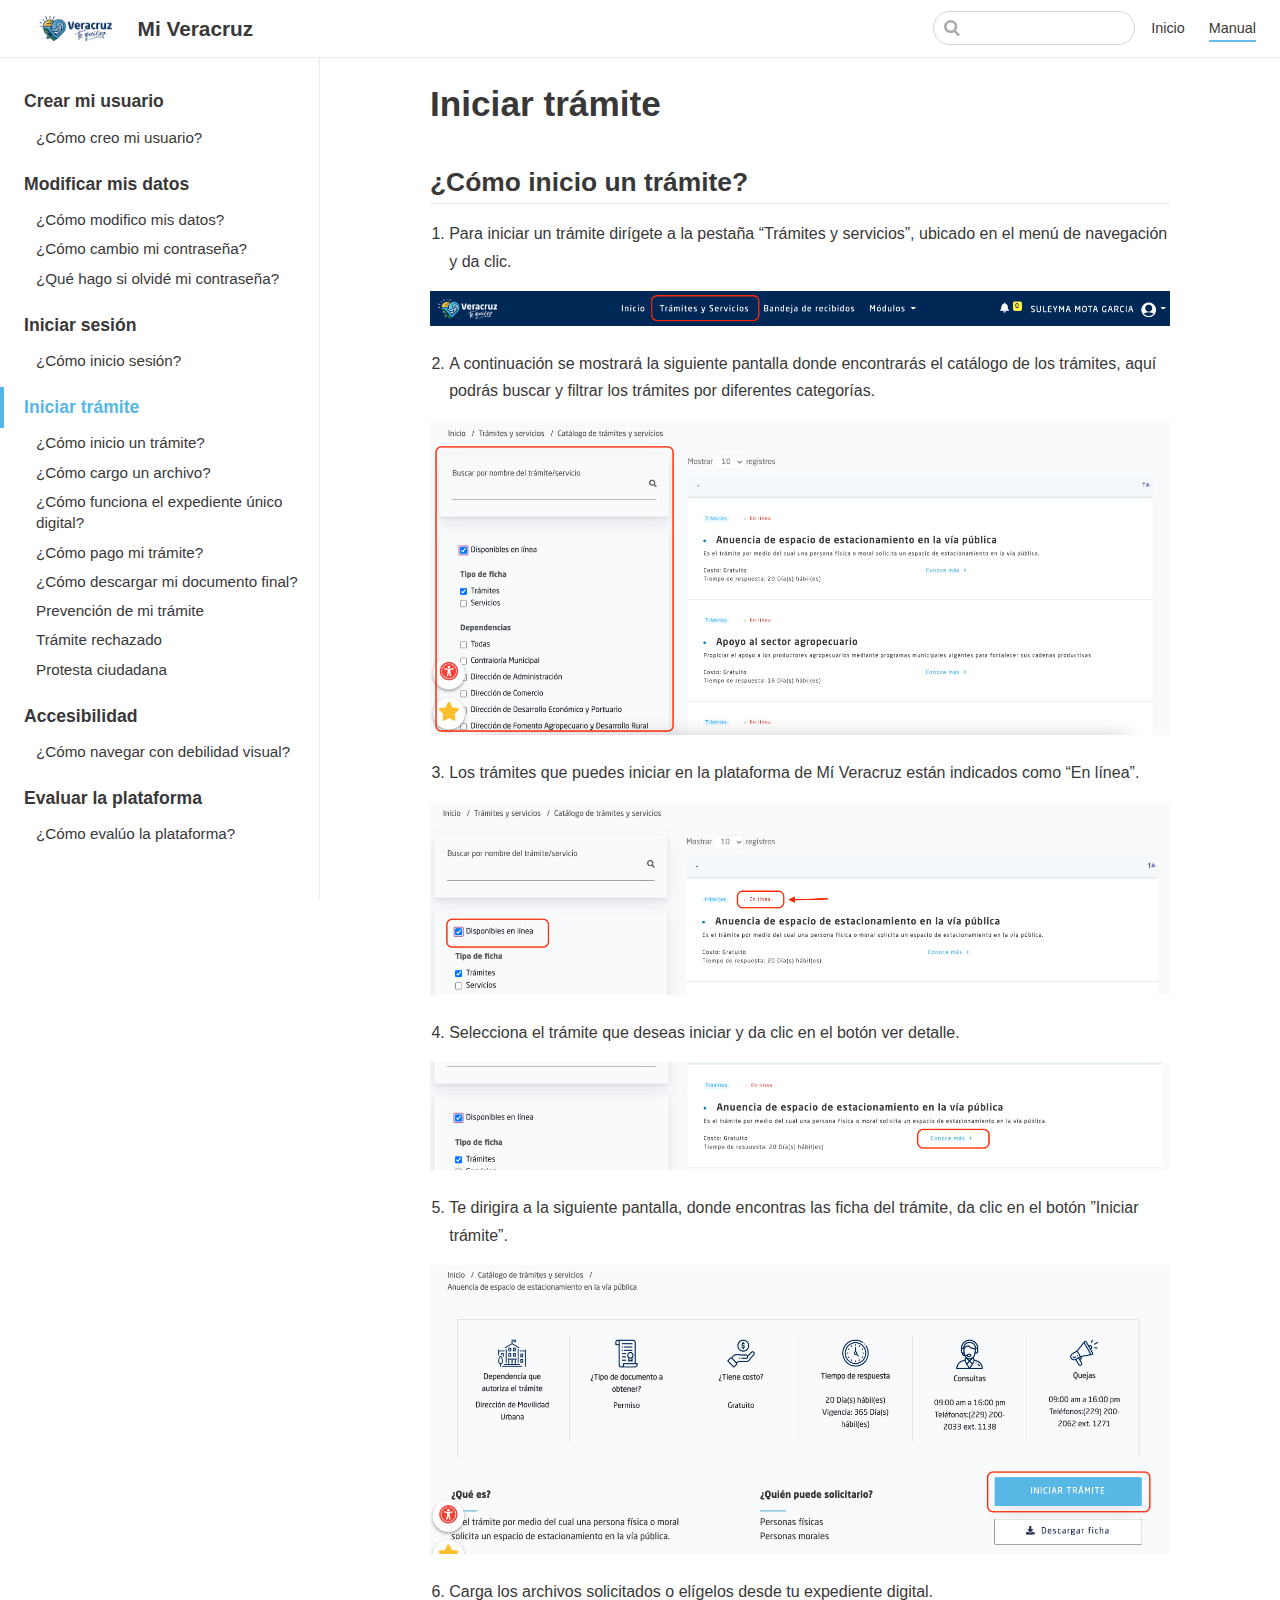
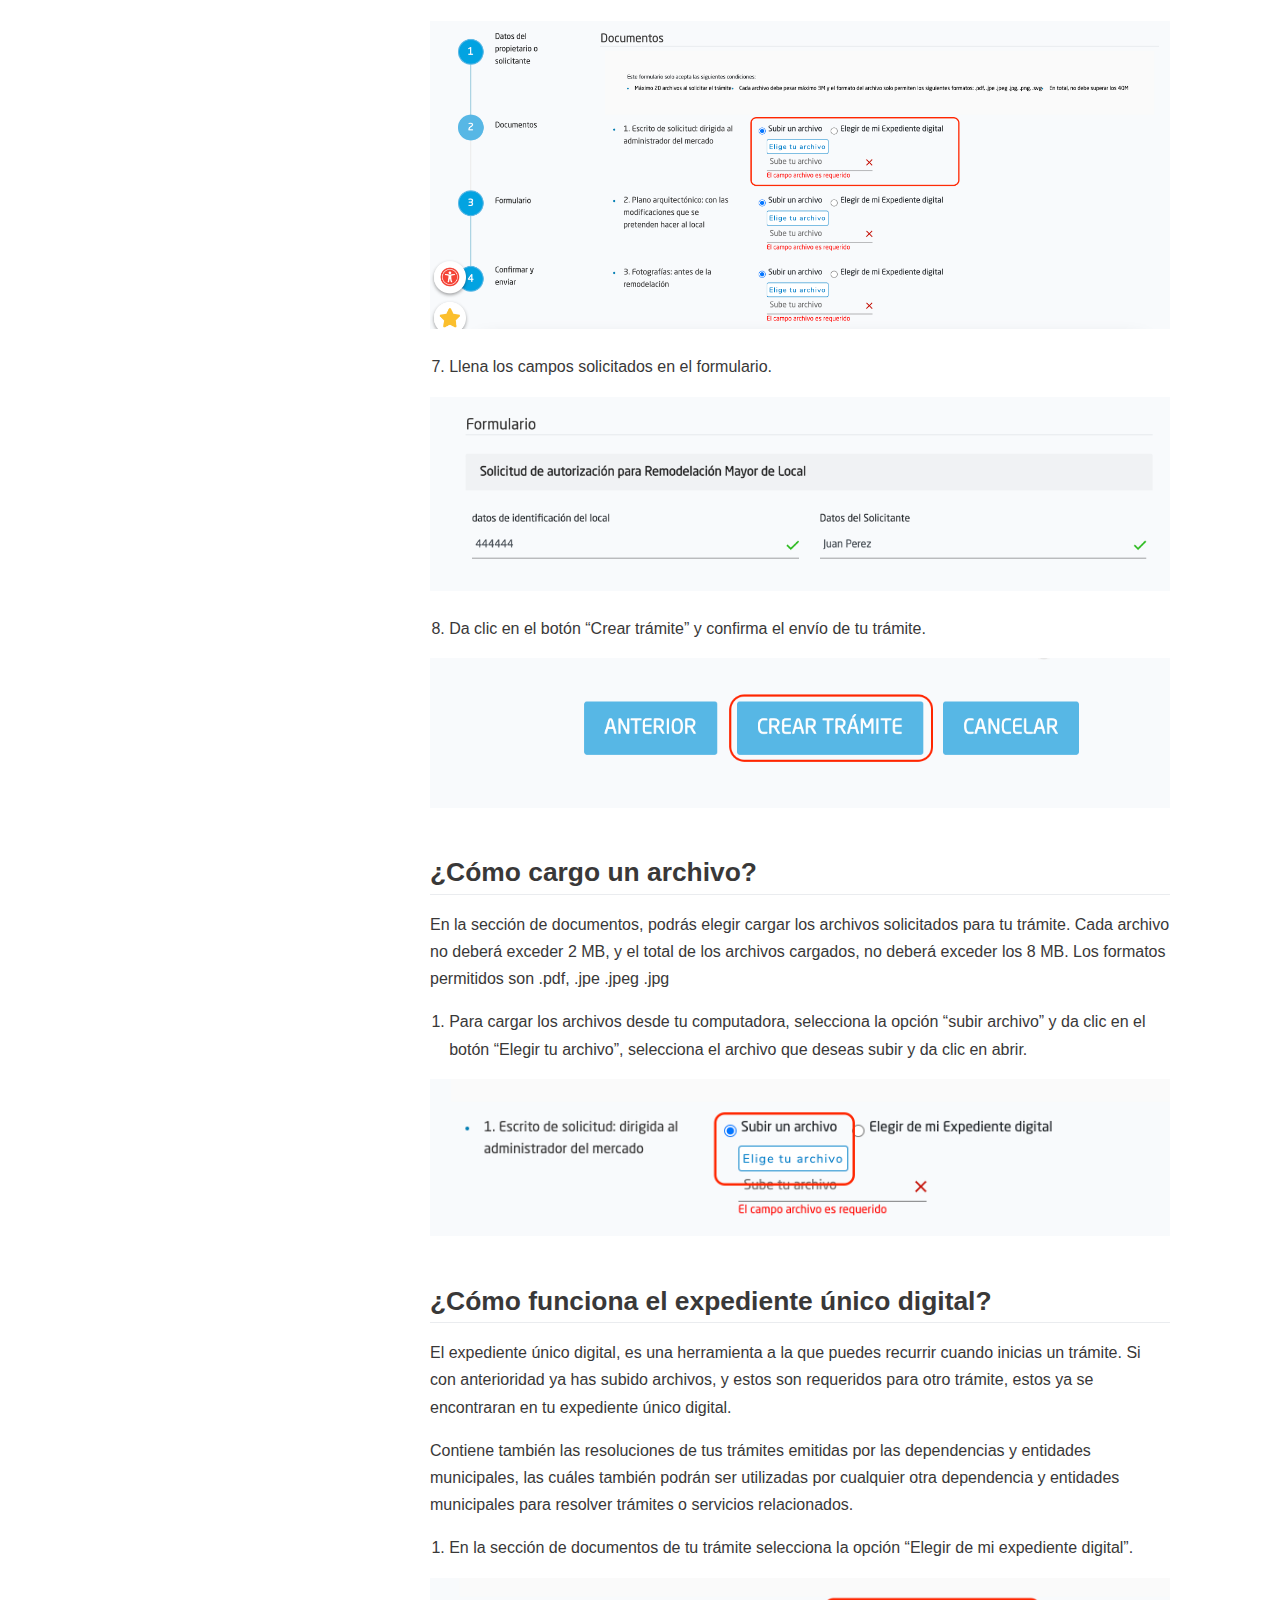
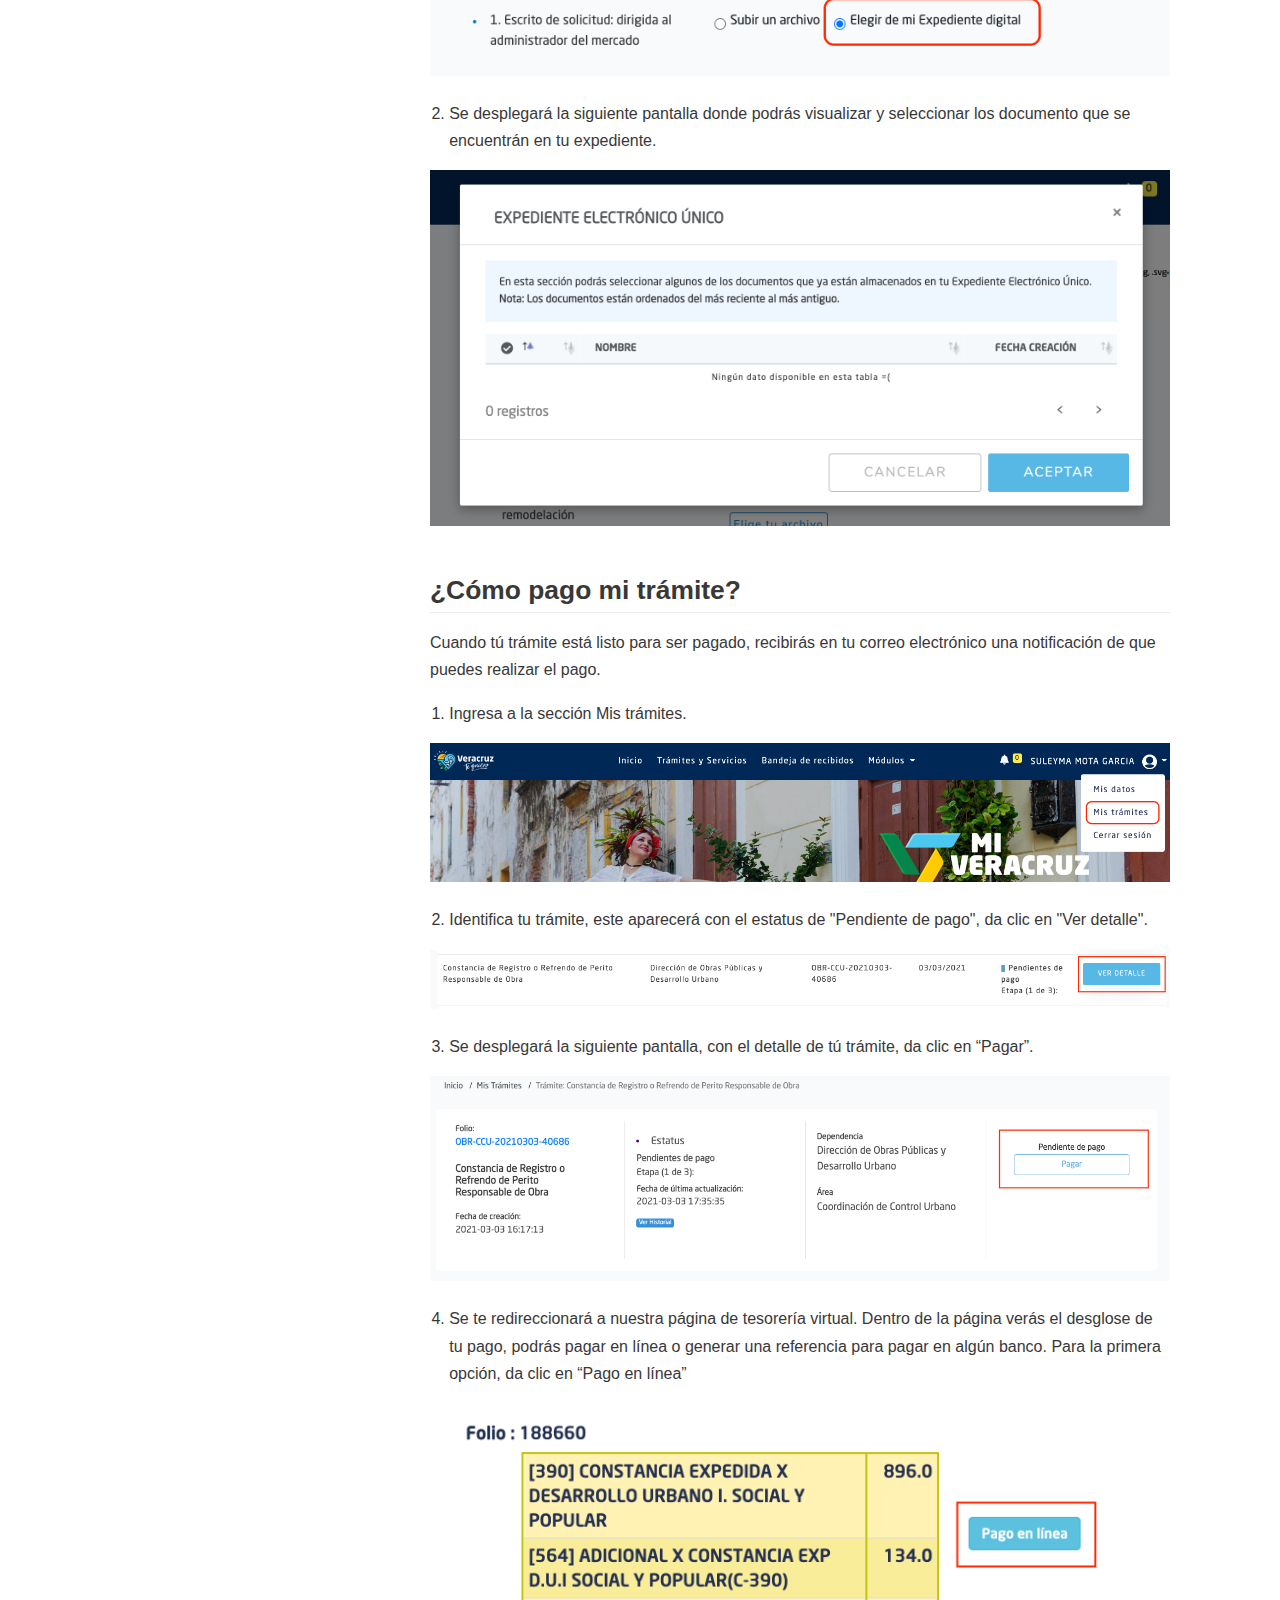
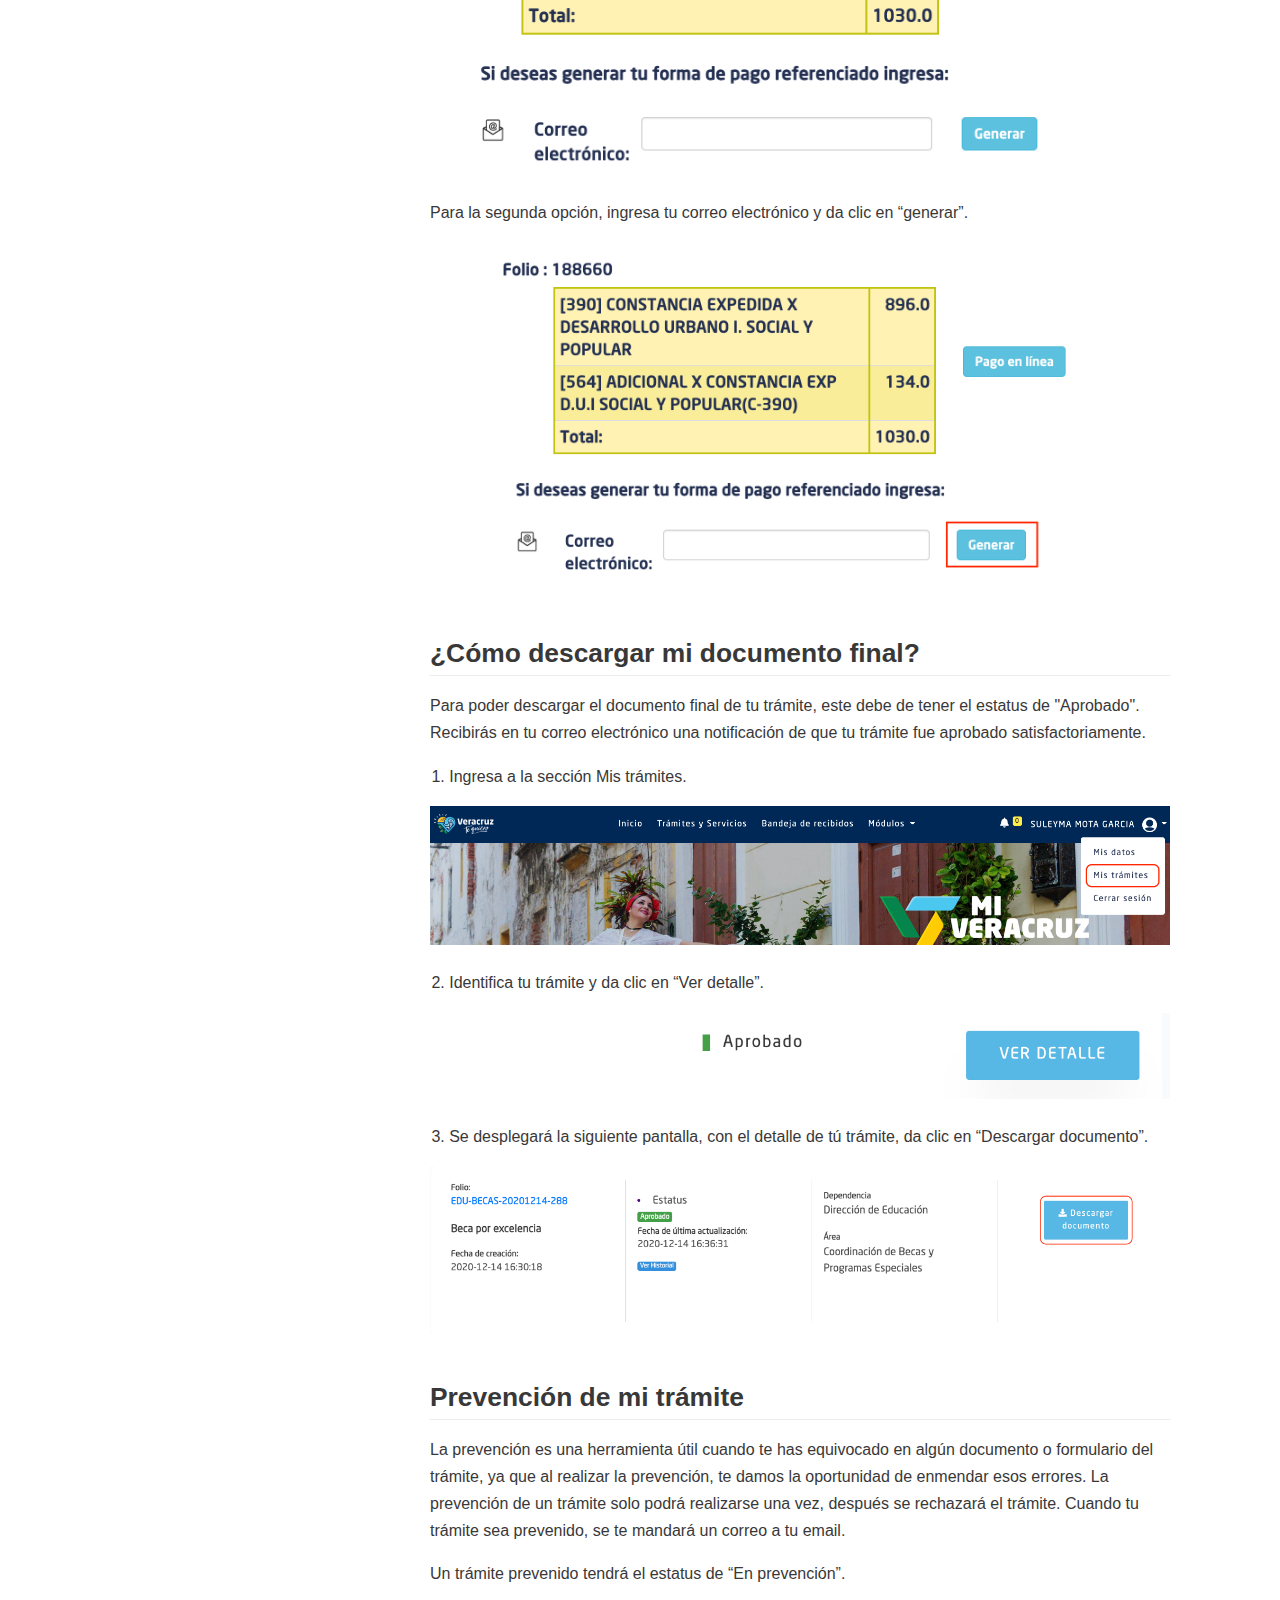
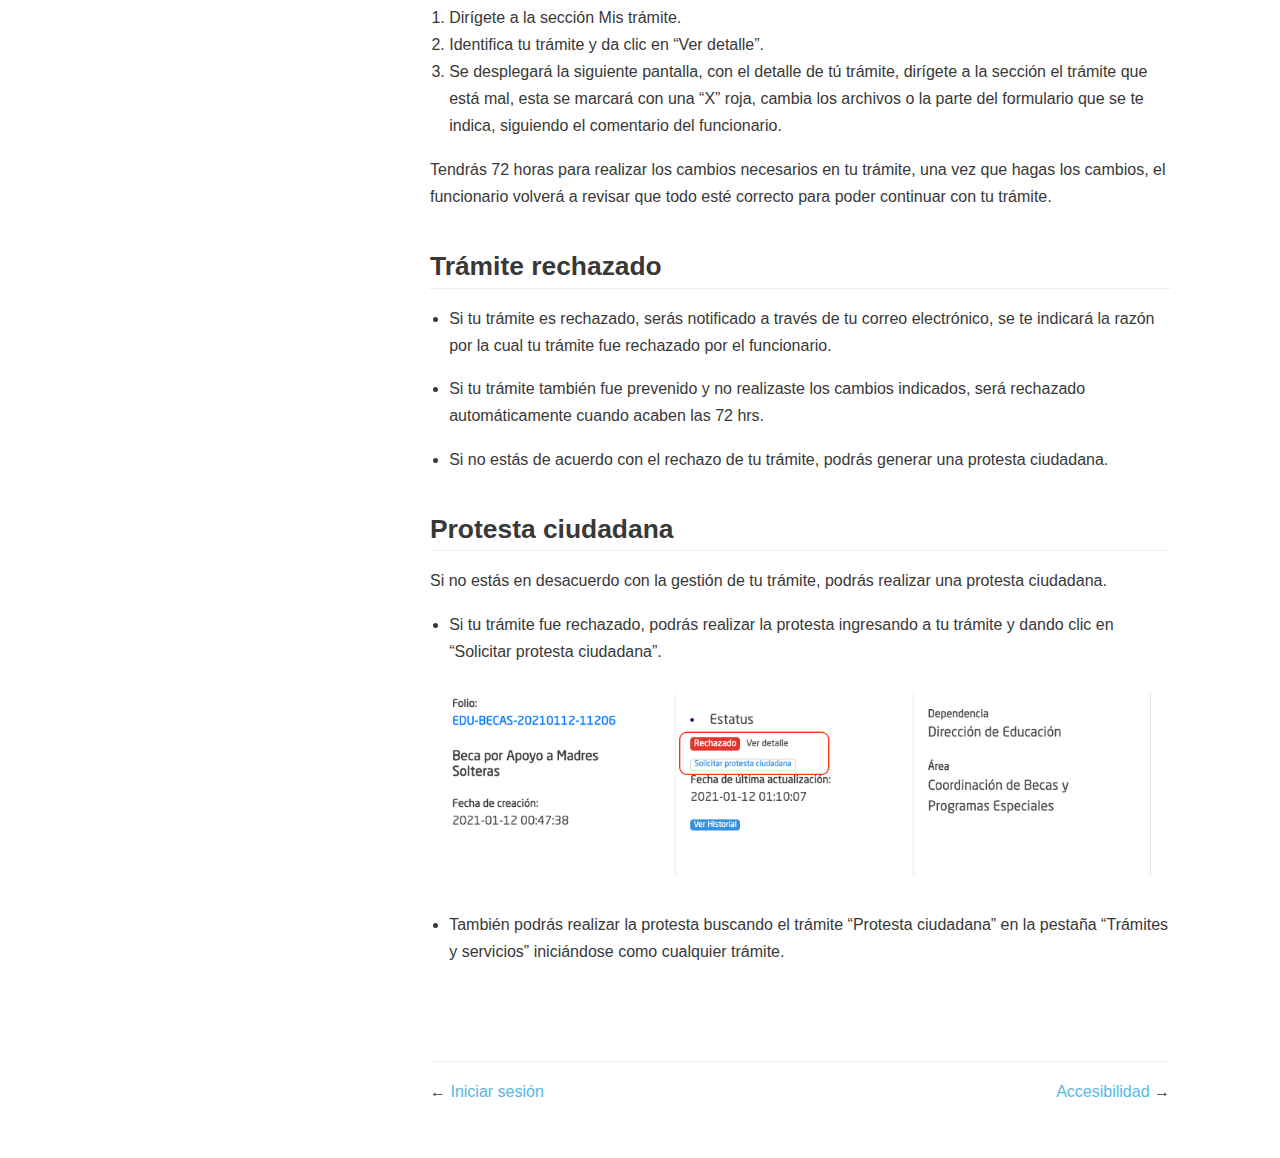
<file: content/iniciar-tramite.html>
<!DOCTYPE html>
<html lang="en-US">
  <head>
    <meta charset="utf-8">
    <meta name="viewport" content="width=device-width,initial-scale=1">
    <title>Iniciar trámite | Mi Veracruz</title>
    <meta name="generator" content="VuePress 1.8.2">
    <link rel="icon" href="img/veracruz-logo-152.png">
    <meta name="description" content="Manual ciudadano">
    
    <link rel="preload" href="/assets/css/0.styles.8c8ee09d.css" as="style"><link rel="preload" href="/assets/js/app.4df842f9.js" as="script"><link rel="preload" href="/assets/js/2.e215c0a0.js" as="script"><link rel="preload" href="/assets/js/14.a7989473.js" as="script"><link rel="prefetch" href="/assets/js/10.9815a971.js"><link rel="prefetch" href="/assets/js/11.a30359c0.js"><link rel="prefetch" href="/assets/js/12.553c15b3.js"><link rel="prefetch" href="/assets/js/13.1b08d057.js"><link rel="prefetch" href="/assets/js/15.05a33eee.js"><link rel="prefetch" href="/assets/js/3.68b26ec6.js"><link rel="prefetch" href="/assets/js/4.ffb41103.js"><link rel="prefetch" href="/assets/js/5.8976672a.js"><link rel="prefetch" href="/assets/js/6.2060e33a.js"><link rel="prefetch" href="/assets/js/7.9e32f2de.js"><link rel="prefetch" href="/assets/js/8.a121e4d0.js"><link rel="prefetch" href="/assets/js/9.ffd77e1e.js">
    <link rel="stylesheet" href="/assets/css/0.styles.8c8ee09d.css">
  </head>
  <body>
    <div id="app" data-server-rendered="true"><div class="theme-container"><header class="navbar"><div class="sidebar-button"><svg xmlns="http://www.w3.org/2000/svg" aria-hidden="true" role="img" viewBox="0 0 448 512" class="icon"><path fill="currentColor" d="M436 124H12c-6.627 0-12-5.373-12-12V80c0-6.627 5.373-12 12-12h424c6.627 0 12 5.373 12 12v32c0 6.627-5.373 12-12 12zm0 160H12c-6.627 0-12-5.373-12-12v-32c0-6.627 5.373-12 12-12h424c6.627 0 12 5.373 12 12v32c0 6.627-5.373 12-12 12zm0 160H12c-6.627 0-12-5.373-12-12v-32c0-6.627 5.373-12 12-12h424c6.627 0 12 5.373 12 12v32c0 6.627-5.373 12-12 12z"></path></svg></div> <a href="/" class="home-link router-link-active"><img src="/img/logo_color.png" alt="Mi Veracruz" class="logo"> <span class="site-name can-hide">Mi Veracruz</span></a> <div class="links"><div class="search-box"><input aria-label="Search" autocomplete="off" spellcheck="false" value=""> <!----></div> <nav class="nav-links can-hide"><div class="nav-item"><a href="/" class="nav-link">
  Inicio
</a></div><div class="nav-item"><a href="/content/" class="nav-link router-link-active">
  Manual
</a></div> <!----></nav></div></header> <div class="sidebar-mask"></div> <aside class="sidebar"><nav class="nav-links"><div class="nav-item"><a href="/" class="nav-link">
  Inicio
</a></div><div class="nav-item"><a href="/content/" class="nav-link router-link-active">
  Manual
</a></div> <!----></nav>  <ul class="sidebar-links"><li><a href="/content/crear-usuario.html" class="sidebar-link">Crear mi usuario</a><ul class="sidebar-sub-headers"><li class="sidebar-sub-header"><a href="/content/crear-usuario.html#¿como-creo-mi-usuario" class="sidebar-link">¿Cómo creo mi usuario?</a></li></ul></li><li><a href="/content/modificar-mis-datos.html" class="sidebar-link">Modificar mis datos</a><ul class="sidebar-sub-headers"><li class="sidebar-sub-header"><a href="/content/modificar-mis-datos.html#¿como-modifico-mis-datos" class="sidebar-link">¿Cómo modifico mis datos?</a></li><li class="sidebar-sub-header"><a href="/content/modificar-mis-datos.html#¿como-cambio-mi-contrasena" class="sidebar-link">¿Cómo cambio mi contraseña?</a></li><li class="sidebar-sub-header"><a href="/content/modificar-mis-datos.html#¿que-hago-si-olvide-mi-contrasena" class="sidebar-link">¿Qué hago si olvidé mi contraseña?</a></li></ul></li><li><a href="/content/iniciar-sesion.html" class="sidebar-link">Iniciar sesión</a><ul class="sidebar-sub-headers"><li class="sidebar-sub-header"><a href="/content/iniciar-sesion.html#¿como-inicio-sesion" class="sidebar-link">¿Cómo inicio sesión?</a></li></ul></li><li><a href="/content/iniciar-tramite.html" aria-current="page" class="active sidebar-link">Iniciar trámite</a><ul class="sidebar-sub-headers"><li class="sidebar-sub-header"><a href="/content/iniciar-tramite.html#¿como-inicio-un-tramite" class="sidebar-link">¿Cómo inicio un trámite?</a></li><li class="sidebar-sub-header"><a href="/content/iniciar-tramite.html#¿como-cargo-un-archivo" class="sidebar-link">¿Cómo cargo un archivo?</a></li><li class="sidebar-sub-header"><a href="/content/iniciar-tramite.html#¿como-funciona-el-expediente-unico-digital" class="sidebar-link">¿Cómo funciona el expediente único digital?</a></li><li class="sidebar-sub-header"><a href="/content/iniciar-tramite.html#¿como-pago-mi-tramite" class="sidebar-link">¿Cómo pago mi trámite?</a></li><li class="sidebar-sub-header"><a href="/content/iniciar-tramite.html#¿como-descargar-mi-documento-final" class="sidebar-link">¿Cómo descargar mi documento final?</a></li><li class="sidebar-sub-header"><a href="/content/iniciar-tramite.html#prevencion-de-mi-tramite" class="sidebar-link">Prevención de mi trámite</a></li><li class="sidebar-sub-header"><a href="/content/iniciar-tramite.html#tramite-rechazado" class="sidebar-link">Trámite rechazado</a></li><li class="sidebar-sub-header"><a href="/content/iniciar-tramite.html#protesta-ciudadana" class="sidebar-link">Protesta ciudadana</a></li></ul></li><li><a href="/content/accesibilidad.html" class="sidebar-link">Accesibilidad</a><ul class="sidebar-sub-headers"><li class="sidebar-sub-header"><a href="/content/accesibilidad.html#¿como-navegar-con-debilidad-visual" class="sidebar-link">¿Cómo navegar con debilidad visual?</a></li></ul></li><li><a href="/content/evaluar-la-plataforma.html" class="sidebar-link">Evaluar la plataforma</a><ul class="sidebar-sub-headers"><li class="sidebar-sub-header"><a href="/content/evaluar-la-plataforma.html#¿como-evaluo-la-plataforma" class="sidebar-link">¿Cómo evalúo la plataforma?</a></li></ul></li></ul> </aside> <main class="page"> <div class="theme-default-content content__default"><h1 id="iniciar-tramite"><a href="#iniciar-tramite" class="header-anchor">#</a> Iniciar trámite</h1> <h2 id="¿como-inicio-un-tramite"><a href="#¿como-inicio-un-tramite" class="header-anchor">#</a> ¿Cómo inicio un trámite?</h2> <ol><li>Para iniciar un trámite dirígete a la pestaña “Trámites y servicios”, ubicado en el menú de navegación y da clic.</li></ol> <p><img src="/img/tramites-servicios.png" alt="imagen boton trámites y servicios"></p> <ol start="2"><li>A continuación se mostrará la siguiente pantalla donde encontrarás el catálogo de los trámites, aquí podrás buscar y filtrar los trámites por diferentes categorías.</li></ol> <p><img src="/img/catalogo-tramites.png" alt="imagen buscador trámites y servicios"></p> <ol start="3"><li>Los trámites que puedes iniciar en la plataforma de Mí Veracruz están indicados como “En línea”.</li></ol> <p><img src="/img/tramites-linea.png" alt="imagen catalogo trámites y servicios"></p> <ol start="4"><li>Selecciona el trámite que deseas iniciar y da clic en el botón ver detalle.</li></ol> <p><img src="/img/conoce-mas.png" alt="imagen boton iniciar tramite"></p> <ol start="5"><li>Te dirigira a la siguiente pantalla, donde encontras las ficha del trámite, da clic en el botón ”Iniciar trámite”.</li></ol> <p><img src="/img/ficha-iniciar-tramite.png" alt="imagen boton elegir archivo"></p> <ol start="6"><li>Carga los archivos solicitados o elígelos desde tu expediente digital.</li></ol> <p><img src="/img/cargar-archivos.png" alt="imagen formulario"></p> <ol start="7"><li>Llena los campos solicitados en el formulario.</li></ol> <p><img src="/img/formulario.png" alt="imagen boton crear tramite"></p> <ol start="8"><li>Da clic en el botón “Crear trámite” y confirma el envío de tu trámite.</li></ol> <p><img src="/img/crear-tramite.png" alt="imagen boton crear tramite"></p> <h2 id="¿como-cargo-un-archivo"><a href="#¿como-cargo-un-archivo" class="header-anchor">#</a> ¿Cómo cargo un archivo?</h2> <p>En la sección de documentos, podrás elegir cargar los archivos solicitados para tu trámite.
Cada archivo no deberá exceder 2 MB, y el total de los archivos cargados, no deberá exceder los 8 MB.
Los formatos permitidos son .pdf, .jpe .jpeg .jpg</p> <ol><li>Para cargar los archivos desde tu computadora, selecciona la opción “subir archivo” y da clic en el botón “Elegir tu archivo”,  selecciona el archivo que deseas subir y da clic en abrir.</li></ol> <p><img src="/img/subir-archivo.png" alt="imagen formulario"></p> <h2 id="¿como-funciona-el-expediente-unico-digital"><a href="#¿como-funciona-el-expediente-unico-digital" class="header-anchor">#</a> ¿Cómo funciona el expediente único digital?</h2> <p>El expediente único digital, es una herramienta a la que puedes recurrir cuando inicias un trámite. Si con anterioridad ya has subido archivos, y estos son requeridos para otro trámite, estos ya se encontraran en tu expediente único digital.</p> <p>Contiene también las resoluciones de tus trámites emitidas por las dependencias y entidades municipales, las cuáles también podrán ser utilizadas por cualquier otra dependencia y entidades municipales para resolver trámites o servicios relacionados.</p> <ol><li>En la sección de documentos de tu trámite selecciona la opción “Elegir de mi expediente digital”.</li></ol> <p><img src="/img/opcion-exp-digital.png" alt="imagen formulario"></p> <ol start="2"><li>Se desplegará la siguiente pantalla donde podrás visualizar y seleccionar los documento que se encuentrán en tu expediente.</li></ol> <p><img src="/img/modal-exp-electronico.png" alt="imagen formulario"></p> <h2 id="¿como-pago-mi-tramite"><a href="#¿como-pago-mi-tramite" class="header-anchor">#</a> ¿Cómo pago mi trámite?</h2> <p>Cuando tú trámite está listo para ser pagado, recibirás en tu correo electrónico una notificación de que puedes realizar el pago.</p> <ol><li>Ingresa a la sección Mis trámites.</li></ol> <p><img src="/img/mis-tramites.png" alt="imagen mis tramites"></p> <ol start="2"><li>Identifica tu trámite, este aparecerá con el estatus de &quot;Pendiente de pago&quot;, da clic en &quot;Ver detalle&quot;.</li></ol> <p><img src="/img/ver-detalle-pago.png" alt="imagen boton registrate"></p> <ol start="3"><li>Se desplegará la siguiente pantalla, con el detalle de tú trámite, da clic en “Pagar”.</li></ol> <p><img src="/img/boton-pagar.png" alt="imagen boton registrate"></p> <ol start="4"><li>Se te redireccionará a nuestra página de tesorería virtual.
Dentro de la página verás el desglose de tu pago, podrás pagar en línea o generar una referencia para pagar en algún banco.
Para la primera opción, da clic en “Pago en línea”</li></ol> <p><img src="/img/pago-linea.png" alt="imagen boton registrate"></p> <p>Para la segunda opción, ingresa tu correo electrónico y da clic en “generar”.</p> <p><img src="/img/pago-banco.png" alt="imagen boton registrate"></p> <h2 id="¿como-descargar-mi-documento-final"><a href="#¿como-descargar-mi-documento-final" class="header-anchor">#</a> ¿Cómo descargar mi documento final?</h2> <p>Para poder descargar el documento final de tu trámite, este debe de tener el estatus de &quot;Aprobado&quot;. Recibirás en tu correo electrónico una notificación de que tu trámite fue aprobado satisfactoriamente.</p> <ol><li>Ingresa a la sección Mis trámites.</li></ol> <p><img src="/img/mis-tramites.png" alt="imagen mis tramites"></p> <ol start="2"><li>Identifica tu trámite y da clic en “Ver detalle”.</li></ol> <p><img src="/img/ver-detalle.png" alt="imagen boton ver detalle"></p> <ol start="3"><li>Se desplegará la siguiente pantalla, con el detalle de tú trámite, da clic en “Descargar documento”.</li></ol> <p><img src="/img/descargar-documento.png" alt="imagen boton descargar documento"></p> <h2 id="prevencion-de-mi-tramite"><a href="#prevencion-de-mi-tramite" class="header-anchor">#</a> Prevención de mi trámite</h2> <p>La prevención es una herramienta útil cuando te has equivocado en algún documento o formulario del trámite, ya que al realizar la prevención, te damos la oportunidad de enmendar esos errores.
La prevención de un trámite solo podrá realizarse una vez, después se rechazará el trámite.
Cuando tu trámite sea prevenido, se te mandará un correo a tu email.</p> <p>Un trámite prevenido tendrá el estatus de “En prevención”.</p> <ol><li>Dirígete a la sección Mis trámite.</li> <li>Identifica tu trámite y da clic en “Ver detalle”.</li> <li>Se desplegará la siguiente pantalla, con el detalle de tú trámite, dirígete a la sección el trámite que está mal, esta se marcará con una “X” roja, cambia los archivos o la parte del formulario que se te indica, siguiendo el comentario del funcionario.</li></ol> <p>Tendrás 72 horas para realizar los cambios necesarios en tu trámite, una vez que hagas los cambios, el funcionario volverá a revisar que todo esté correcto para poder continuar con tu trámite.</p> <h2 id="tramite-rechazado"><a href="#tramite-rechazado" class="header-anchor">#</a> Trámite rechazado</h2> <ul><li><p>Si tu trámite es rechazado, serás notificado a través de tu correo electrónico, se te indicará la razón por la cual tu trámite fue rechazado por el funcionario.</p></li> <li><p>Si tu trámite también fue prevenido y no realizaste los cambios indicados, será rechazado automáticamente cuando acaben las 72 hrs.</p></li> <li><p>Si no estás de acuerdo con el rechazo de tu trámite, podrás generar una protesta ciudadana.</p></li></ul> <h2 id="protesta-ciudadana"><a href="#protesta-ciudadana" class="header-anchor">#</a> Protesta ciudadana</h2> <p>Si no estás en desacuerdo con la gestión de tu trámite, podrás realizar una protesta ciudadana.</p> <ul><li>Si tu trámite fue rechazado, podrás realizar la protesta ingresando a tu trámite y dando clic en “Solicitar protesta ciudadana”.</li></ul> <p><img src="/img/protesta-ciudadana.png" alt="imagen protesta ciudadana"></p> <ul><li>También podrás realizar la protesta buscando el trámite “Protesta ciudadana” en la pestaña “Trámites y servicios” iniciándose como cualquier trámite.</li></ul></div> <footer class="page-edit"><!----> <!----></footer> <div class="page-nav"><p class="inner"><span class="prev">
      ←
      <a href="/content/iniciar-sesion.html" class="prev">
        Iniciar sesión
      </a></span> <span class="next"><a href="/content/accesibilidad.html">
        Accesibilidad
      </a>
      →
    </span></p></div> </main></div><div class="global-ui"></div></div>
    <script src="/assets/js/app.4df842f9.js" defer></script><script src="/assets/js/2.e215c0a0.js" defer></script><script src="/assets/js/14.a7989473.js" defer></script>
  </body>
</html>
</file>
<file: assets/css/0.styles.8c8ee09d.css>
code[class*=language-],pre[class*=language-]{color:#ccc;background:none;font-family:Consolas,Monaco,Andale Mono,Ubuntu Mono,monospace;font-size:1em;text-align:left;white-space:pre;word-spacing:normal;word-break:normal;word-wrap:normal;line-height:1.5;-o-tab-size:4;tab-size:4;-webkit-hyphens:none;hyphens:none}pre[class*=language-]{padding:1em;margin:.5em 0;overflow:auto}:not(pre)>code[class*=language-],pre[class*=language-]{background:#2d2d2d}:not(pre)>code[class*=language-]{padding:.1em;border-radius:.3em;white-space:normal}.token.block-comment,.token.cdata,.token.comment,.token.doctype,.token.prolog{color:#999}.token.punctuation{color:#ccc}.token.attr-name,.token.deleted,.token.namespace,.token.tag{color:#e2777a}.token.function-name{color:#6196cc}.token.boolean,.token.function,.token.number{color:#f08d49}.token.class-name,.token.constant,.token.property,.token.symbol{color:#f8c555}.token.atrule,.token.builtin,.token.important,.token.keyword,.token.selector{color:#cc99cd}.token.attr-value,.token.char,.token.regex,.token.string,.token.variable{color:#7ec699}.token.entity,.token.operator,.token.url{color:#67cdcc}.token.bold,.token.important{font-weight:700}.token.italic{font-style:italic}.token.entity{cursor:help}.token.inserted{color:green}.theme-default-content code{color:#615f5f;padding:.25rem .5rem;margin:0;font-size:.85em;background-color:rgba(27,31,35,.05);border-radius:3px}.theme-default-content code .token.deleted{color:#ec5975}.theme-default-content code .token.inserted{color:#56b7e6}.theme-default-content pre,.theme-default-content pre[class*=language-]{line-height:1.4;padding:1.25rem 1.5rem;margin:.85rem 0;background-color:#282c34;border-radius:6px;overflow:auto}.theme-default-content pre[class*=language-] code,.theme-default-content pre code{color:#fff;padding:0;background-color:transparent;border-radius:0}div[class*=language-]{position:relative;background-color:#282c34;border-radius:6px}div[class*=language-] .highlight-lines{-webkit-user-select:none;user-select:none;padding-top:1.3rem;position:absolute;top:0;left:0;width:100%;line-height:1.4}div[class*=language-] .highlight-lines .highlighted{background-color:rgba(0,0,0,.66)}div[class*=language-] pre,div[class*=language-] pre[class*=language-]{background:transparent;position:relative;z-index:1}div[class*=language-]:before{position:absolute;z-index:3;top:.8em;right:1em;font-size:.75rem;color:hsla(0,0%,100%,.4)}div[class*=language-]:not(.line-numbers-mode) .line-numbers-wrapper{display:none}div[class*=language-].line-numbers-mode .highlight-lines .highlighted{position:relative}div[class*=language-].line-numbers-mode .highlight-lines .highlighted:before{content:" ";position:absolute;z-index:3;left:0;top:0;display:block;width:3.5rem;height:100%;background-color:rgba(0,0,0,.66)}div[class*=language-].line-numbers-mode pre{padding-left:4.5rem;vertical-align:middle}div[class*=language-].line-numbers-mode .line-numbers-wrapper{position:absolute;top:0;width:3.5rem;text-align:center;color:hsla(0,0%,100%,.3);padding:1.25rem 0;line-height:1.4}div[class*=language-].line-numbers-mode .line-numbers-wrapper br{-webkit-user-select:none;user-select:none}div[class*=language-].line-numbers-mode .line-numbers-wrapper .line-number{position:relative;z-index:4;-webkit-user-select:none;user-select:none;font-size:.85em}div[class*=language-].line-numbers-mode:after{content:"";position:absolute;z-index:2;top:0;left:0;width:3.5rem;height:100%;border-radius:6px 0 0 6px;border-right:1px solid rgba(0,0,0,.66);background-color:#282c34}div[class~=language-js]:before{content:"js"}div[class~=language-ts]:before{content:"ts"}div[class~=language-html]:before{content:"html"}div[class~=language-md]:before{content:"md"}div[class~=language-vue]:before{content:"vue"}div[class~=language-css]:before{content:"css"}div[class~=language-sass]:before{content:"sass"}div[class~=language-scss]:before{content:"scss"}div[class~=language-less]:before{content:"less"}div[class~=language-stylus]:before{content:"stylus"}div[class~=language-go]:before{content:"go"}div[class~=language-java]:before{content:"java"}div[class~=language-c]:before{content:"c"}div[class~=language-sh]:before{content:"sh"}div[class~=language-yaml]:before{content:"yaml"}div[class~=language-py]:before{content:"py"}div[class~=language-docker]:before{content:"docker"}div[class~=language-dockerfile]:before{content:"dockerfile"}div[class~=language-makefile]:before{content:"makefile"}div[class~=language-javascript]:before{content:"js"}div[class~=language-typescript]:before{content:"ts"}div[class~=language-markup]:before{content:"html"}div[class~=language-markdown]:before{content:"md"}div[class~=language-json]:before{content:"json"}div[class~=language-ruby]:before{content:"rb"}div[class~=language-python]:before{content:"py"}div[class~=language-bash]:before{content:"sh"}div[class~=language-php]:before{content:"php"}.custom-block .custom-block-title{font-weight:600;margin-bottom:-.4rem}.custom-block.danger,.custom-block.tip,.custom-block.warning{padding:.1rem 1.5rem;border-left-width:.5rem;border-left-style:solid;margin:1rem 0}.custom-block.tip{background-color:#f3f5f7;border-color:#42b983}.custom-block.warning{background-color:rgba(255,229,100,.3);border-color:#e7c000;color:#6b5900}.custom-block.warning .custom-block-title{color:#b29400}.custom-block.warning a{color:#393838}.custom-block.danger{background-color:#ffe6e6;border-color:#c00;color:#4d0000}.custom-block.danger .custom-block-title{color:#900}.custom-block.danger a{color:#393838}.custom-block.details{display:block;position:relative;border-radius:2px;margin:1.6em 0;padding:1.6em;background-color:#eee}.custom-block.details h4{margin-top:0}.custom-block.details figure:last-child,.custom-block.details p:last-child{margin-bottom:0;padding-bottom:0}.custom-block.details summary{outline:none;cursor:pointer}.arrow{display:inline-block;width:0;height:0}.arrow.up{border-bottom:6px solid #ccc}.arrow.down,.arrow.up{border-left:4px solid transparent;border-right:4px solid transparent}.arrow.down{border-top:6px solid #ccc}.arrow.right{border-left:6px solid #ccc}.arrow.left,.arrow.right{border-top:4px solid transparent;border-bottom:4px solid transparent}.arrow.left{border-right:6px solid #ccc}.theme-default-content:not(.custom){max-width:740px;margin:0 auto;padding:2rem 2.5rem}@media (max-width:959px){.theme-default-content:not(.custom){padding:2rem}}@media (max-width:419px){.theme-default-content:not(.custom){padding:1.5rem}}.table-of-contents .badge{vertical-align:middle}body,html{padding:0;margin:0;background-color:#fff}body{font-family:-apple-system,BlinkMacSystemFont,Segoe UI,Roboto,Oxygen,Ubuntu,Cantarell,Fira Sans,Droid Sans,Helvetica Neue,sans-serif;-webkit-font-smoothing:antialiased;-moz-osx-font-smoothing:grayscale;font-size:16px;color:#393838}.page{padding-left:20rem}.navbar{z-index:20;right:0;height:3.6rem;background-color:#fff;box-sizing:border-box;border-bottom:1px solid #eaecef}.navbar,.sidebar-mask{position:fixed;top:0;left:0}.sidebar-mask{z-index:9;width:100vw;height:100vh;display:none}.sidebar{font-size:16px;background-color:#fff;width:20rem;position:fixed;z-index:10;margin:0;top:3.6rem;left:0;bottom:0;box-sizing:border-box;border-right:1px solid #eaecef;overflow-y:auto}.theme-default-content:not(.custom)>:first-child{margin-top:3.6rem}.theme-default-content:not(.custom) a:hover{text-decoration:underline}.theme-default-content:not(.custom) p.demo{padding:1rem 1.5rem;border:1px solid #ddd;border-radius:4px}.theme-default-content:not(.custom) img{max-width:100%}.theme-default-content.custom{padding:0;margin:0}.theme-default-content.custom img{max-width:100%}a{font-weight:500;text-decoration:none}a,p a code{color:#56b7e6}p a code{font-weight:400}kbd{background:#eee;border:.15rem solid #ddd;border-bottom:.25rem solid #ddd;border-radius:.15rem;padding:0 .15em}blockquote{font-size:1rem;color:#999;border-left:.2rem solid #dfe2e5;margin:1rem 0;padding:.25rem 0 .25rem 1rem}blockquote>p{margin:0}ol,ul{padding-left:1.2em}strong{font-weight:600}h1,h2,h3,h4,h5,h6{font-weight:600;line-height:1.25}.theme-default-content:not(.custom)>h1,.theme-default-content:not(.custom)>h2,.theme-default-content:not(.custom)>h3,.theme-default-content:not(.custom)>h4,.theme-default-content:not(.custom)>h5,.theme-default-content:not(.custom)>h6{margin-top:-3.1rem;padding-top:4.6rem;margin-bottom:0}.theme-default-content:not(.custom)>h1:first-child,.theme-default-content:not(.custom)>h2:first-child,.theme-default-content:not(.custom)>h3:first-child,.theme-default-content:not(.custom)>h4:first-child,.theme-default-content:not(.custom)>h5:first-child,.theme-default-content:not(.custom)>h6:first-child{margin-top:-1.5rem;margin-bottom:1rem}.theme-default-content:not(.custom)>h1:first-child+.custom-block,.theme-default-content:not(.custom)>h1:first-child+p,.theme-default-content:not(.custom)>h1:first-child+pre,.theme-default-content:not(.custom)>h2:first-child+.custom-block,.theme-default-content:not(.custom)>h2:first-child+p,.theme-default-content:not(.custom)>h2:first-child+pre,.theme-default-content:not(.custom)>h3:first-child+.custom-block,.theme-default-content:not(.custom)>h3:first-child+p,.theme-default-content:not(.custom)>h3:first-child+pre,.theme-default-content:not(.custom)>h4:first-child+.custom-block,.theme-default-content:not(.custom)>h4:first-child+p,.theme-default-content:not(.custom)>h4:first-child+pre,.theme-default-content:not(.custom)>h5:first-child+.custom-block,.theme-default-content:not(.custom)>h5:first-child+p,.theme-default-content:not(.custom)>h5:first-child+pre,.theme-default-content:not(.custom)>h6:first-child+.custom-block,.theme-default-content:not(.custom)>h6:first-child+p,.theme-default-content:not(.custom)>h6:first-child+pre{margin-top:2rem}h1:focus .header-anchor,h1:hover .header-anchor,h2:focus .header-anchor,h2:hover .header-anchor,h3:focus .header-anchor,h3:hover .header-anchor,h4:focus .header-anchor,h4:hover .header-anchor,h5:focus .header-anchor,h5:hover .header-anchor,h6:focus .header-anchor,h6:hover .header-anchor{opacity:1}h1{font-size:2.2rem}h2{font-size:1.65rem;padding-bottom:.3rem;border-bottom:1px solid #eaecef}h3{font-size:1.35rem}a.header-anchor{font-size:.85em;float:left;margin-left:-.87em;padding-right:.23em;margin-top:.125em;opacity:0}a.header-anchor:focus,a.header-anchor:hover{text-decoration:none}.line-number,code,kbd{font-family:source-code-pro,Menlo,Monaco,Consolas,Courier New,monospace}ol,p,ul{line-height:1.7}hr{border:0;border-top:1px solid #eaecef}table{border-collapse:collapse;margin:1rem 0;display:block;overflow-x:auto}tr{border-top:1px solid #dfe2e5}tr:nth-child(2n){background-color:#f6f8fa}td,th{border:1px solid #dfe2e5;padding:.6em 1em}.theme-container.sidebar-open .sidebar-mask{display:block}.theme-container.no-navbar .theme-default-content:not(.custom)>h1,.theme-container.no-navbar h2,.theme-container.no-navbar h3,.theme-container.no-navbar h4,.theme-container.no-navbar h5,.theme-container.no-navbar h6{margin-top:1.5rem;padding-top:0}.theme-container.no-navbar .sidebar{top:0}@media (min-width:720px){.theme-container.no-sidebar .sidebar{display:none}.theme-container.no-sidebar .page{padding-left:0}}@media (max-width:959px){.sidebar{font-size:15px;width:16.4rem}.page{padding-left:16.4rem}}@media (max-width:719px){.sidebar{top:0;padding-top:3.6rem;transform:translateX(-100%);transition:transform .2s ease}.page{padding-left:0}.theme-container.sidebar-open .sidebar{transform:translateX(0)}.theme-container.no-navbar .sidebar{padding-top:0}}@media (max-width:419px){h1{font-size:1.9rem}.theme-default-content div[class*=language-]{margin:.85rem -1.5rem;border-radius:0}}#nprogress{pointer-events:none}#nprogress .bar{background:#56b7e6;position:fixed;z-index:1031;top:0;left:0;width:100%;height:2px}#nprogress .peg{display:block;position:absolute;right:0;width:100px;height:100%;box-shadow:0 0 10px #56b7e6,0 0 5px #56b7e6;opacity:1;transform:rotate(3deg) translateY(-4px)}#nprogress .spinner{display:block;position:fixed;z-index:1031;top:15px;right:15px}#nprogress .spinner-icon{width:18px;height:18px;box-sizing:border-box;border-color:#56b7e6 transparent transparent #56b7e6;border-style:solid;border-width:2px;border-radius:50%;-webkit-animation:nprogress-spinner .4s linear infinite;animation:nprogress-spinner .4s linear infinite}.nprogress-custom-parent{overflow:hidden;position:relative}.nprogress-custom-parent #nprogress .bar,.nprogress-custom-parent #nprogress .spinner{position:absolute}@-webkit-keyframes nprogress-spinner{0%{transform:rotate(0deg)}to{transform:rotate(1turn)}}@keyframes nprogress-spinner{0%{transform:rotate(0deg)}to{transform:rotate(1turn)}}.icon.outbound{color:#aaa;display:inline-block;vertical-align:middle;position:relative;top:-1px}.sr-only{position:absolute;width:1px;height:1px;padding:0;margin:-1px;overflow:hidden;clip:rect(0,0,0,0);white-space:nowrap;border-width:0}.home{padding:3.6rem 2rem 0;max-width:960px;margin:0 auto;display:block}.home .hero{text-align:center}.home .hero img{max-width:100%;max-height:280px;display:block;margin:3rem auto 1.5rem}.home .hero h1{font-size:3rem}.home .hero .action,.home .hero .description,.home .hero h1{margin:1.8rem auto}.home .hero .description{max-width:35rem;font-size:1.6rem;line-height:1.3;color:#898787}.home .hero .action-button{display:inline-block;font-size:1.2rem;color:#fff;background-color:#56b7e6;padding:.8rem 1.6rem;border-radius:4px;transition:background-color .1s ease;box-sizing:border-box;border-bottom:1px solid #3aabe2}.home .hero .action-button:hover{background-color:#67bee9}.home .features{border-top:1px solid #eaecef;padding:1.2rem 0;margin-top:2.5rem;display:flex;flex-wrap:wrap;align-items:flex-start;align-content:stretch;justify-content:space-between}.home .feature{flex-grow:1;flex-basis:30%;max-width:30%}.home .feature h2{font-size:1.4rem;font-weight:500;border-bottom:none;padding-bottom:0;color:#4d4c4c}.home .feature p{color:#6b6969}.home .footer{padding:2.5rem;border-top:1px solid #eaecef;text-align:center;color:#6b6969}@media (max-width:719px){.home .features{flex-direction:column}.home .feature{max-width:100%;padding:0 2.5rem}}@media (max-width:419px){.home{padding-left:1.5rem;padding-right:1.5rem}.home .hero img{max-height:210px;margin:2rem auto 1.2rem}.home .hero h1{font-size:2rem}.home .hero .action,.home .hero .description,.home .hero h1{margin:1.2rem auto}.home .hero .description{font-size:1.2rem}.home .hero .action-button{font-size:1rem;padding:.6rem 1.2rem}.home .feature h2{font-size:1.25rem}}.search-box{display:inline-block;position:relative;margin-right:1rem}.search-box input{cursor:text;width:10rem;height:2rem;color:#6b6969;display:inline-block;border:1px solid #cfd4db;border-radius:2rem;font-size:.9rem;line-height:2rem;padding:0 .5rem 0 2rem;outline:none;transition:all .2s ease;background:#fff url(/assets/img/search.683d46b0.svg) .6rem .5rem no-repeat;background-size:1rem}.search-box input:focus{cursor:auto;border-color:#56b7e6}.search-box .suggestions{background:#fff;width:20rem;position:absolute;top:2rem;border:1px solid #cfd4db;border-radius:6px;padding:.4rem;list-style-type:none}.search-box .suggestions.align-right{right:0}.search-box .suggestion{line-height:1.4;padding:.4rem .6rem;border-radius:4px;cursor:pointer}.search-box .suggestion a{white-space:normal;color:#7f7d7d}.search-box .suggestion a .page-title{font-weight:600}.search-box .suggestion a .header{font-size:.9em;margin-left:.25em}.search-box .suggestion.focused{background-color:#f3f4f5}.search-box .suggestion.focused a{color:#56b7e6}@media (max-width:959px){.search-box input{cursor:pointer;width:0;border-color:transparent;position:relative}.search-box input:focus{cursor:text;left:0;width:10rem}}@media (-ms-high-contrast:none){.search-box input{height:2rem}}@media (max-width:959px) and (min-width:719px){.search-box .suggestions{left:0}}@media (max-width:719px){.search-box{margin-right:0}.search-box input{left:1rem}.search-box .suggestions{right:0}}@media (max-width:419px){.search-box .suggestions{width:calc(100vw - 4rem)}.search-box input:focus{width:8rem}}.sidebar-button{cursor:pointer;display:none;width:1.25rem;height:1.25rem;position:absolute;padding:.6rem;top:.6rem;left:1rem}.sidebar-button .icon{display:block;width:1.25rem;height:1.25rem}@media (max-width:719px){.sidebar-button{display:block}}.dropdown-enter,.dropdown-leave-to{height:0!important}.dropdown-wrapper{cursor:pointer}.dropdown-wrapper .dropdown-title,.dropdown-wrapper .mobile-dropdown-title{display:block;font-size:.9rem;font-family:inherit;cursor:inherit;padding:inherit;line-height:1.4rem;background:transparent;border:none;font-weight:500;color:#393838}.dropdown-wrapper .dropdown-title:hover,.dropdown-wrapper .mobile-dropdown-title:hover{border-color:transparent}.dropdown-wrapper .dropdown-title .arrow,.dropdown-wrapper .mobile-dropdown-title .arrow{vertical-align:middle;margin-top:-1px;margin-left:.4rem}.dropdown-wrapper .mobile-dropdown-title{display:none;font-weight:600}.dropdown-wrapper .mobile-dropdown-title font-size inherit:hover{color:#56b7e6}.dropdown-wrapper .nav-dropdown .dropdown-item{color:inherit;line-height:1.7rem}.dropdown-wrapper .nav-dropdown .dropdown-item h4{margin:.45rem 0 0;border-top:1px solid #eee;padding:1rem 1.5rem .45rem 1.25rem}.dropdown-wrapper .nav-dropdown .dropdown-item .dropdown-subitem-wrapper{padding:0;list-style:none}.dropdown-wrapper .nav-dropdown .dropdown-item .dropdown-subitem-wrapper .dropdown-subitem{font-size:.9em}.dropdown-wrapper .nav-dropdown .dropdown-item a{display:block;line-height:1.7rem;position:relative;border-bottom:none;font-weight:400;margin-bottom:0;padding:0 1.5rem 0 1.25rem}.dropdown-wrapper .nav-dropdown .dropdown-item a.router-link-active,.dropdown-wrapper .nav-dropdown .dropdown-item a:hover{color:#56b7e6}.dropdown-wrapper .nav-dropdown .dropdown-item a.router-link-active:after{content:"";width:0;height:0;border-left:5px solid #56b7e6;border-top:3px solid transparent;border-bottom:3px solid transparent;position:absolute;top:calc(50% - 2px);left:9px}.dropdown-wrapper .nav-dropdown .dropdown-item:first-child h4{margin-top:0;padding-top:0;border-top:0}@media (max-width:719px){.dropdown-wrapper.open .dropdown-title{margin-bottom:.5rem}.dropdown-wrapper .dropdown-title{display:none}.dropdown-wrapper .mobile-dropdown-title{display:block}.dropdown-wrapper .nav-dropdown{transition:height .1s ease-out;overflow:hidden}.dropdown-wrapper .nav-dropdown .dropdown-item h4{border-top:0;margin-top:0;padding-top:0}.dropdown-wrapper .nav-dropdown .dropdown-item>a,.dropdown-wrapper .nav-dropdown .dropdown-item h4{font-size:15px;line-height:2rem}.dropdown-wrapper .nav-dropdown .dropdown-item .dropdown-subitem{font-size:14px;padding-left:1rem}}@media (min-width:719px){.dropdown-wrapper{height:1.8rem}.dropdown-wrapper.open .nav-dropdown,.dropdown-wrapper:hover .nav-dropdown{display:block!important}.dropdown-wrapper.open:blur{display:none}.dropdown-wrapper .nav-dropdown{display:none;height:auto!important;box-sizing:border-box;max-height:calc(100vh - 2.7rem);overflow-y:auto;position:absolute;top:100%;right:0;background-color:#fff;padding:.6rem 0;border:1px solid;border-color:#ddd #ddd #ccc;text-align:left;border-radius:.25rem;white-space:nowrap;margin:0}}.nav-links{display:inline-block}.nav-links a{line-height:1.4rem;color:inherit}.nav-links a.router-link-active,.nav-links a:hover{color:#56b7e6}.nav-links .nav-item{position:relative;display:inline-block;margin-left:1.5rem;line-height:2rem}.nav-links .nav-item:first-child{margin-left:0}.nav-links .repo-link{margin-left:1.5rem}@media (max-width:719px){.nav-links .nav-item,.nav-links .repo-link{margin-left:0}}@media (min-width:719px){.nav-links a.router-link-active,.nav-links a:hover{color:#393838}.nav-item>a:not(.external).router-link-active,.nav-item>a:not(.external):hover{margin-bottom:-2px;border-bottom:2px solid #64bde8}}.navbar{padding:.7rem 1.5rem;line-height:2.2rem}.navbar a,.navbar img,.navbar span{display:inline-block}.navbar .logo{height:2.2rem;min-width:2.2rem;margin-right:.8rem;vertical-align:top}.navbar .site-name{font-size:1.3rem;font-weight:600;color:#393838;position:relative}.navbar .links{padding-left:1.5rem;box-sizing:border-box;background-color:#fff;white-space:nowrap;font-size:.9rem;position:absolute;right:1.5rem;top:.7rem;display:flex}.navbar .links .search-box{flex:0 0 auto;vertical-align:top}@media (max-width:719px){.navbar{padding-left:4rem}.navbar .can-hide{display:none}.navbar .links{padding-left:1.5rem}.navbar .site-name{width:calc(100vw - 9.4rem);overflow:hidden;white-space:nowrap;text-overflow:ellipsis}}.page-edit{max-width:740px;margin:0 auto;padding:2rem 2.5rem}@media (max-width:959px){.page-edit{padding:2rem}}@media (max-width:419px){.page-edit{padding:1.5rem}}.page-edit{padding-top:1rem;padding-bottom:1rem;overflow:auto}.page-edit .edit-link{display:inline-block}.page-edit .edit-link a{color:#6b6969;margin-right:.25rem}.page-edit .last-updated{float:right;font-size:.9em}.page-edit .last-updated .prefix{font-weight:500;color:#6b6969}.page-edit .last-updated .time{font-weight:400;color:#767676}@media (max-width:719px){.page-edit .edit-link{margin-bottom:.5rem}.page-edit .last-updated{font-size:.8em;float:none;text-align:left}}.page-nav{max-width:740px;margin:0 auto;padding:2rem 2.5rem}@media (max-width:959px){.page-nav{padding:2rem}}@media (max-width:419px){.page-nav{padding:1.5rem}}.page-nav{padding-top:1rem;padding-bottom:0}.page-nav .inner{min-height:2rem;margin-top:0;border-top:1px solid #eaecef;padding-top:1rem;overflow:auto}.page-nav .next{float:right}.page{padding-bottom:2rem;display:block}.sidebar-group .sidebar-group{padding-left:.5em}.sidebar-group:not(.collapsable) .sidebar-heading:not(.clickable){cursor:auto;color:inherit}.sidebar-group.is-sub-group{padding-left:0}.sidebar-group.is-sub-group>.sidebar-heading{font-size:.95em;line-height:1.4;font-weight:400;padding-left:2rem}.sidebar-group.is-sub-group>.sidebar-heading:not(.clickable){opacity:.5}.sidebar-group.is-sub-group>.sidebar-group-items{padding-left:1rem}.sidebar-group.is-sub-group>.sidebar-group-items>li>.sidebar-link{font-size:.95em;border-left:none}.sidebar-group.depth-2>.sidebar-heading{border-left:none}.sidebar-heading{color:#393838;transition:color .15s ease;cursor:pointer;font-size:1.1em;font-weight:700;padding:.35rem 1.5rem .35rem 1.25rem;width:100%;box-sizing:border-box;margin:0;border-left:.25rem solid transparent}.sidebar-heading.open,.sidebar-heading:hover{color:inherit}.sidebar-heading .arrow{position:relative;top:-.12em;left:.5em}.sidebar-heading.clickable.active{font-weight:600;color:#56b7e6;border-left-color:#56b7e6}.sidebar-heading.clickable:hover{color:#56b7e6}.sidebar-group-items{transition:height .1s ease-out;font-size:.95em;overflow:hidden}.sidebar .sidebar-sub-headers{padding-left:1rem;font-size:.95em}a.sidebar-link{font-size:1em;font-weight:400;display:inline-block;color:#393838;border-left:.25rem solid transparent;padding:.35rem 1rem .35rem 1.25rem;line-height:1.4;width:100%;box-sizing:border-box}a.sidebar-link:hover{color:#56b7e6}a.sidebar-link.active{font-weight:600;color:#56b7e6;border-left-color:#56b7e6}.sidebar-group a.sidebar-link{padding-left:2rem}.sidebar-sub-headers a.sidebar-link{padding-top:.25rem;padding-bottom:.25rem;border-left:none}.sidebar-sub-headers a.sidebar-link.active{font-weight:500}.sidebar ul{padding:0;margin:0;list-style-type:none}.sidebar a{display:inline-block}.sidebar .nav-links{display:none;border-bottom:1px solid #eaecef;padding:.5rem 0 .75rem}.sidebar .nav-links a{font-weight:600}.sidebar .nav-links .nav-item,.sidebar .nav-links .repo-link{display:block;line-height:1.25rem;font-size:1.1em;padding:.5rem 0 .5rem 1.5rem}.sidebar>.sidebar-links{padding:1.5rem 0}.sidebar>.sidebar-links>li>a.sidebar-link{font-size:1.1em;line-height:1.7;font-weight:700}.sidebar>.sidebar-links>li:not(:first-child){margin-top:.75rem}@media (max-width:719px){.sidebar .nav-links{display:block}.sidebar .nav-links .dropdown-wrapper .nav-dropdown .dropdown-item a.router-link-active:after{top:calc(1rem - 2px)}.sidebar>.sidebar-links{padding:1rem 0}}.badge[data-v-15b7b770]{display:inline-block;font-size:14px;height:18px;line-height:18px;border-radius:3px;padding:0 6px;color:#fff}.badge.green[data-v-15b7b770],.badge.tip[data-v-15b7b770],.badge[data-v-15b7b770]{background-color:#42b983}.badge.error[data-v-15b7b770]{background-color:#da5961}.badge.warn[data-v-15b7b770],.badge.warning[data-v-15b7b770],.badge.yellow[data-v-15b7b770]{background-color:#e7c000}.badge+.badge[data-v-15b7b770]{margin-left:5px}.theme-code-block[data-v-759a7d02]{display:none}.theme-code-block__active[data-v-759a7d02]{display:block}.theme-code-block>pre[data-v-759a7d02]{background-color:orange}.theme-code-group__nav[data-v-deefee04]{margin-bottom:-35px;background-color:#282c34;padding-bottom:22px;border-top-left-radius:6px;border-top-right-radius:6px;padding-left:10px;padding-top:10px}.theme-code-group__ul[data-v-deefee04]{margin:auto 0;padding-left:0;display:inline-flex;list-style:none}.theme-code-group__nav-tab[data-v-deefee04]{border:0;padding:5px;cursor:pointer;background-color:transparent;font-size:.85em;line-height:1.4;color:hsla(0,0%,100%,.9);font-weight:600}.theme-code-group__nav-tab-active[data-v-deefee04]{border-bottom:1px solid #42b983}.pre-blank[data-v-deefee04]{color:#42b983}
</file>
